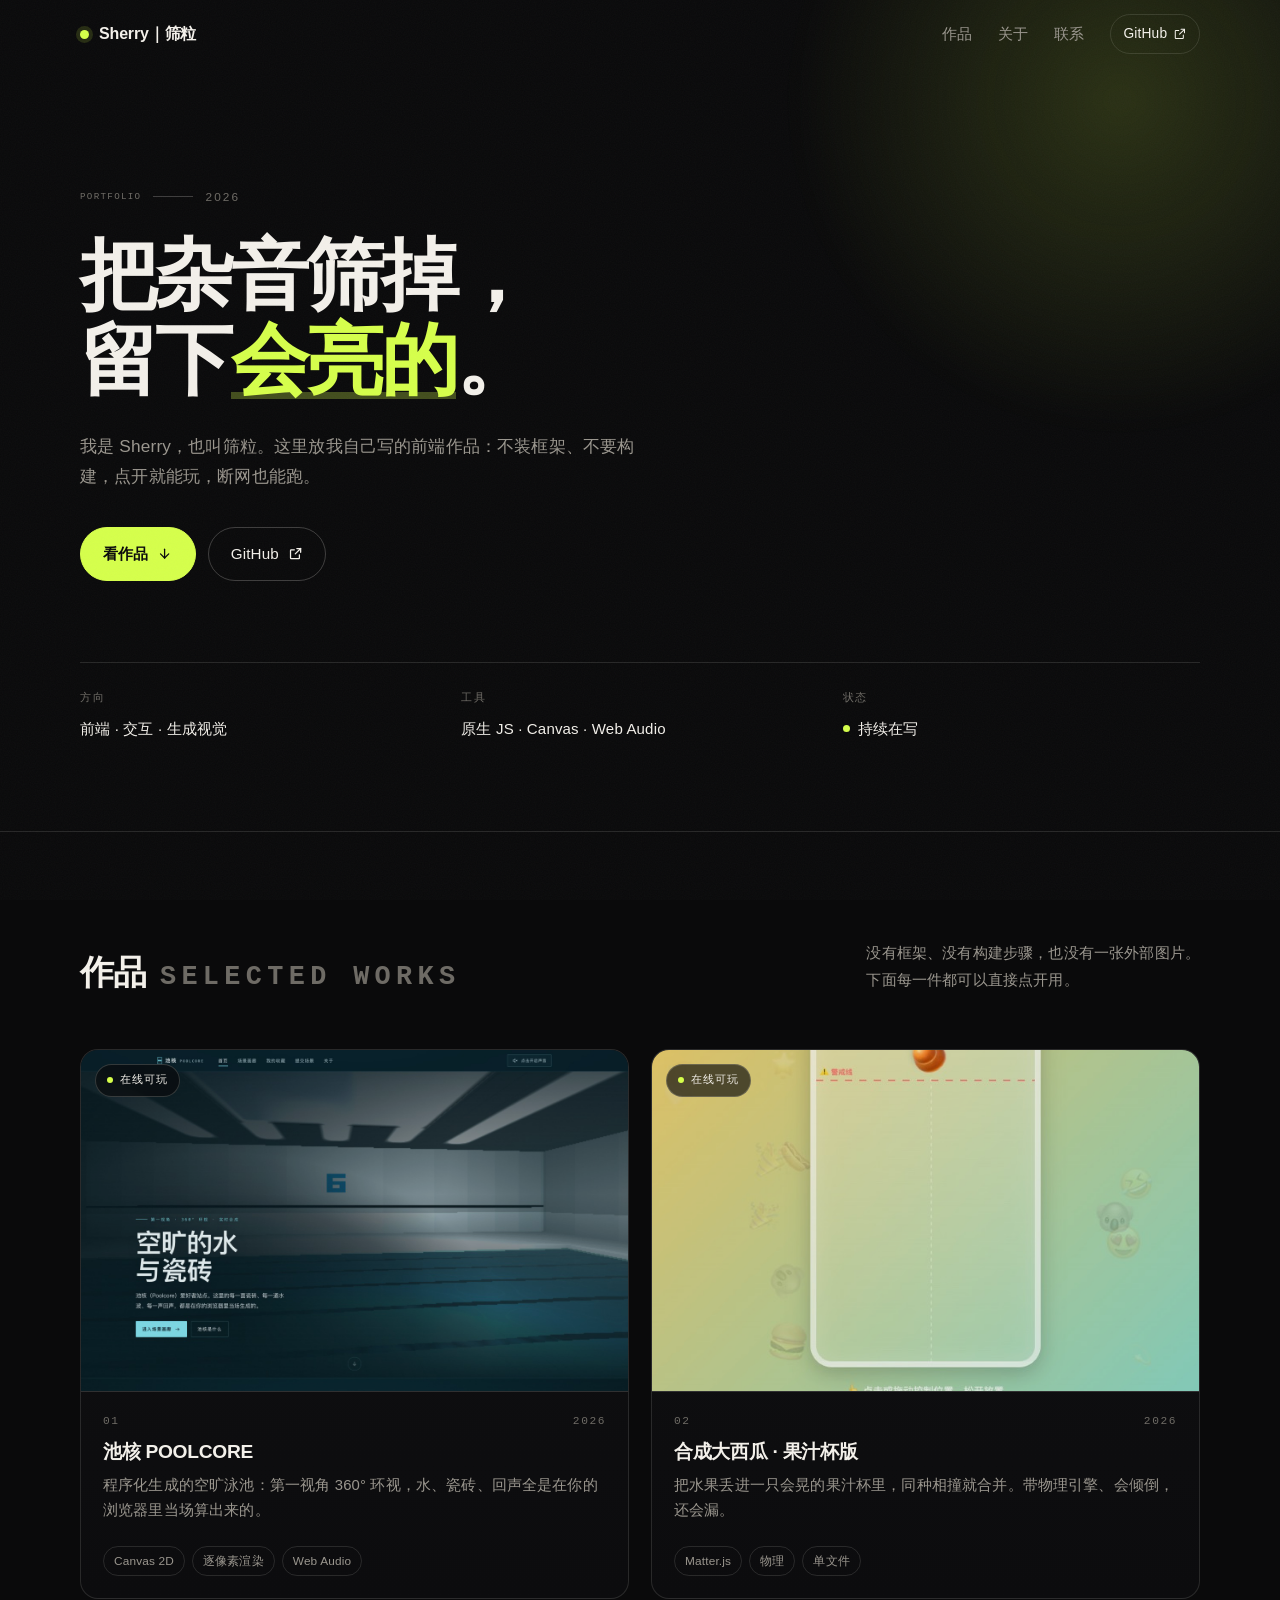
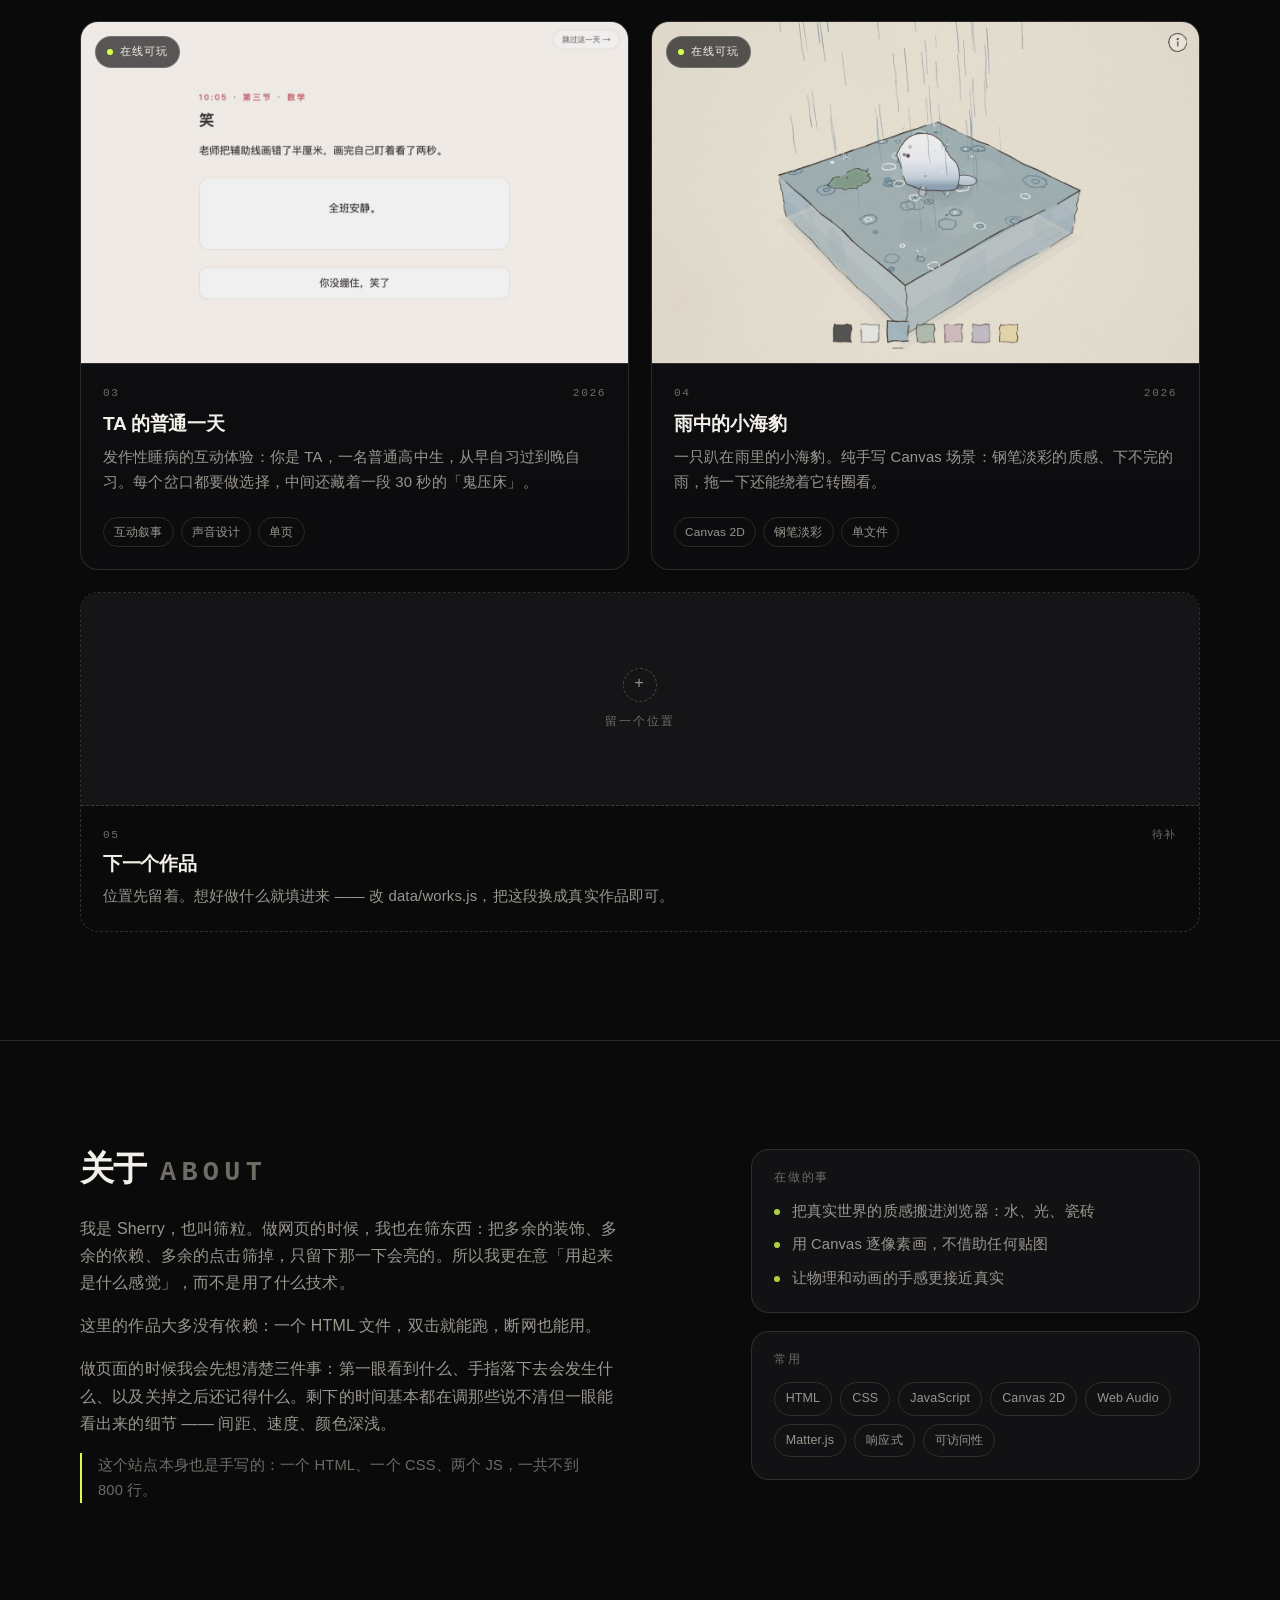
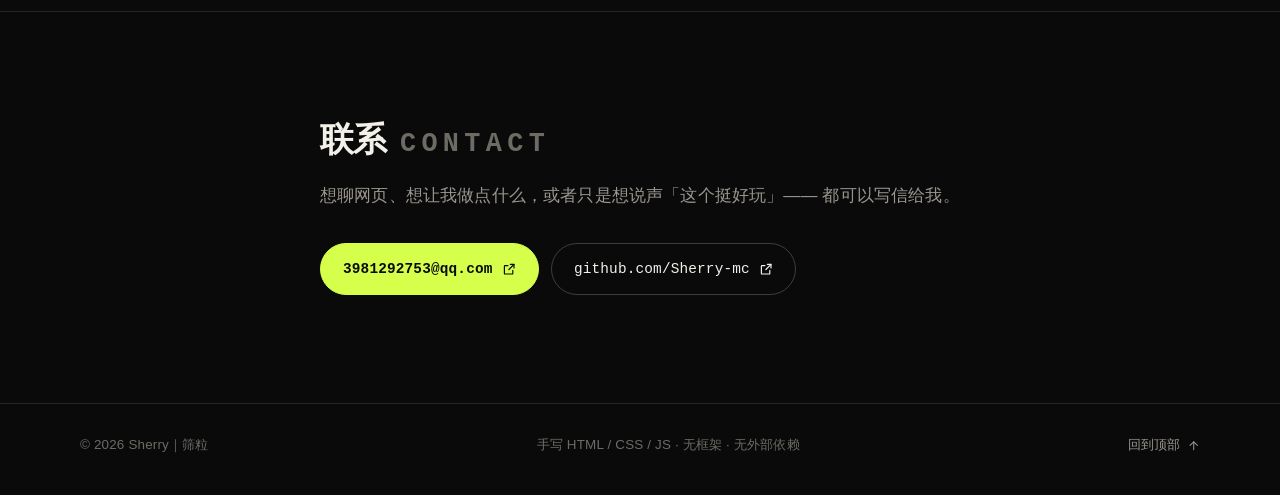
<file: index.html>
<!DOCTYPE html>
<html lang="zh-CN">
<head>
<meta charset="utf-8">
<meta name="viewport" content="width=device-width,initial-scale=1,viewport-fit=cover">
<meta name="color-scheme" content="dark">
<title>Sherry｜筛粒 · 把杂音筛掉，留下会亮的</title>
<meta name="description" content="Sherry｜筛粒 的个人网站：把杂音筛掉，留下会亮的。手写的网页作品，不装框架、不要构建，点开就能用。">
<meta name="theme-color" content="#0A0A0B">
<meta property="og:type" content="website">
<meta property="og:title" content="Sherry｜筛粒 · 把杂音筛掉，留下会亮的">
<meta property="og:description" content="把杂音筛掉，留下会亮的 —— 手写的网页作品：池核、合成大西瓜、TA 的普通一天、雨中的小海豹。点开就能玩。">
<link rel="icon" href="data:image/svg+xml,%3Csvg xmlns='http://www.w3.org/2000/svg' viewBox='0 0 32 32'%3E%3Crect width='32' height='32' rx='7' fill='%230A0A0B'/%3E%3Ctext x='16' y='22.5' font-family='Helvetica,Arial' font-size='17' font-weight='700' fill='%23D6FF4B' text-anchor='middle'%3ES%3C/text%3E%3C/svg%3E">
<link rel="stylesheet" href="css/style.css?v=20261030b">
</head>
<body>

<a class="skip" href="#works">跳到作品</a>

<header class="site-head" id="siteHead">
  <div class="wrap head-inner">
    <a class="brand" href="#top"><span class="brand-mark"></span>Sherry｜筛粒</a>
    <nav class="nav" aria-label="主导航">
      <a href="#works">作品</a>
      <a href="#about">关于</a>
      <a href="#contact">联系</a>
      <a class="nav-ext" href="https://github.com/Sherry-mc" target="_blank" rel="noopener noreferrer">GitHub<svg class="ico" aria-hidden="true"><use href="#i-out"/></svg></a>
    </nav>
  </div>
</header>

<main id="top">

  <!-- ================= 首屏 ================= -->
  <section class="hero">
    <div class="hero-glow" aria-hidden="true"></div>
    <div class="wrap">
      <p class="eyebrow"><span class="mono">PORTFOLIO</span><span class="bar"></span>2026</p>
      <h1 class="hero-title">把杂音筛掉，<br>留下<em>会亮的</em>。</h1>
      <p class="lede">我是 Sherry，也叫筛粒。这里放我自己写的前端作品：不装框架、不要构建，点开就能玩，断网也能跑。</p>
      <div class="hero-actions">
        <a class="btn" href="#works">看作品<svg class="ico" aria-hidden="true"><use href="#i-down"/></svg></a>
        <a class="btn btn-ghost" href="https://github.com/Sherry-mc" target="_blank" rel="noopener noreferrer">GitHub<svg class="ico" aria-hidden="true"><use href="#i-out"/></svg></a>
      </div>
      <dl class="hero-meta">
        <div><dt>方向</dt><dd>前端 · 交互 · 生成视觉</dd></div>
        <div><dt>工具</dt><dd>原生 JS · Canvas · Web Audio</dd></div>
        <div><dt>状态</dt><dd><i class="dot" aria-hidden="true"></i>持续在写</dd></div>
      </dl>
    </div>
  </section>

  <!-- ================= 作品 ================= -->
  <section class="works" id="works">
    <div class="wrap">
      <div class="sec-head">
        <h2 class="sec-title">作品<span class="sec-en mono">SELECTED WORKS</span></h2>
        <p class="sec-note">
          没有框架、没有构建步骤，也没有一张外部图片。<br>
          下面每一件都可以直接点开用。
        </p>
      </div>
      <div class="grid" id="workGrid"></div>
    </div>
  </section>

  <!-- ================= 关于 ================= -->
  <section class="about" id="about">
    <div class="wrap about-grid">
      <div class="about-main">
        <h2 class="sec-title">关于<span class="sec-en mono">ABOUT</span></h2>
        <p>我是 Sherry，也叫筛粒。做网页的时候，我也在筛东西：把多余的装饰、多余的依赖、多余的点击筛掉，只留下那一下会亮的。所以我更在意「用起来是什么感觉」，而不是用了什么技术。</p>
        <p>这里的作品大多没有依赖：一个 HTML 文件，双击就能跑，断网也能用。</p>
        <p>做页面的时候我会先想清楚三件事：第一眼看到什么、手指落下去会发生什么、以及关掉之后还记得什么。剩下的时间基本都在调那些说不清但一眼能看出来的细节 —— 间距、速度、颜色深浅。</p>
        <p class="about-tip">这个站点本身也是手写的：一个 HTML、一个 CSS、两个 JS，一共不到 800 行。</p>
      </div>
      <aside class="about-side">
        <div class="panel">
          <h3>在做的事</h3>
          <ul class="ticks">
            <li>把真实世界的质感搬进浏览器：水、光、瓷砖</li>
            <li>用 Canvas 逐像素画，不借助任何贴图</li>
            <li>让物理和动画的手感更接近真实</li>
          </ul>
        </div>
        <div class="panel">
          <h3>常用</h3>
          <ul class="chips">
            <li>HTML</li><li>CSS</li><li>JavaScript</li><li>Canvas 2D</li>
            <li>Web Audio</li><li>Matter.js</li><li>响应式</li><li>可访问性</li>
          </ul>
        </div>
      </aside>
    </div>
  </section>

  <!-- ================= 联系 ================= -->
  <section class="contact" id="contact">
    <div class="wrap contact-inner">
      <h2 class="sec-title">联系<span class="sec-en mono">CONTACT</span></h2>
      <p class="contact-lede">想聊网页、想让我做点什么，或者只是想说声「这个挺好玩」—— 都可以写信给我。</p>

      <div class="contact-actions">
        <a class="btn" href="mailto:3981292753@qq.com">3981292753@qq.com<svg class="ico" aria-hidden="true"><use href="#i-out"/></svg></a>
        <a class="btn btn-ghost" href="https://github.com/Sherry-mc" target="_blank" rel="noopener noreferrer">github.com/Sherry-mc<svg class="ico" aria-hidden="true"><use href="#i-out"/></svg></a>
      </div>
    </div>
  </section>

</main>

<footer class="site-foot">
  <div class="wrap foot-inner">
    <p>© <span id="year">2026</span> Sherry｜筛粒</p>
    <p class="foot-note">手写 HTML / CSS / JS · 无框架 · 无外部依赖</p>
    <a href="#top" class="to-top">回到顶部<svg class="ico" aria-hidden="true"><use href="#i-up"/></svg></a>
  </div>
</footer>

<!-- 图标精灵 -->
<svg class="sprite" aria-hidden="true" focusable="false" xmlns="http://www.w3.org/2000/svg">
  <symbol id="i-out" viewBox="0 0 24 24"><path d="M14 4h6v6"/><path d="M20 4l-8.5 8.5"/><path d="M18 14v5a1 1 0 0 1-1 1H5a1 1 0 0 1-1-1V7a1 1 0 0 1 1-1h5"/></symbol>
  <symbol id="i-down" viewBox="0 0 24 24"><path d="M12 5v14"/><path d="M5.5 12.5L12 19l6.5-6.5"/></symbol>
  <symbol id="i-up" viewBox="0 0 24 24"><path d="M12 19V5"/><path d="M5.5 11.5L12 5l6.5 6.5"/></symbol>
  <symbol id="i-arrow" viewBox="0 0 24 24"><path d="M5 12h14"/><path d="M13 6l6 6-6 6"/></symbol>
</svg>

<script src="data/works.js?v=20261030b"></script>
<script src="js/main.js?v=20261030a"></script>
</body>
</html>
</file>
<file: css/style.css>
/* ==========================================================================
   Sherry-mc · 个人网站
   --------------------------------------------------------------------------
   一、变量与基础          二、页头          三、首屏
   四、作品                五、关于          六、联系与页脚
   七、动效与响应式
   约定：整站零外部依赖（字体用系统栈、图标用 SVG sprite、封面是本地 jpg）
   ========================================================================== */

/* ---------------- 一、变量与基础 ---------------- */

:root {
  --bg: #0A0A0B;
  --bg-soft: #121214;
  --bg-card: #101012;
  --ink: #F3F0EA;
  --muted: #9A968E;
  --dim: #6E6B65;
  --line: rgba(243, 240, 234, 0.12);
  --line-strong: rgba(243, 240, 234, 0.22);
  --accent: #D6FF4B;
  --accent-ink: #0A0A0B;
  --radius: 18px;
  --wrap: 1120px;
  --ease: cubic-bezier(0.22, 0.61, 0.36, 1);
  --font: "Helvetica Neue", Helvetica, -apple-system, BlinkMacSystemFont,
          "PingFang SC", "Hiragino Sans GB", "Microsoft YaHei", Arial, sans-serif;
  --mono: "SF Mono", ui-monospace, SFMono-Regular, Menlo, Consolas, monospace;
}

* { box-sizing: border-box; }

html {
  scroll-behavior: smooth;
  -webkit-text-size-adjust: 100%;
}

body {
  margin: 0;
  background: var(--bg);
  color: var(--ink);
  font-family: var(--font);
  font-size: 16px;
  line-height: 1.7;
  letter-spacing: 0.01em;
  -webkit-font-smoothing: antialiased;
  overflow-x: hidden;
}

/* 细颗粒：一层极淡的噪点，避免大面积纯色显得「数码味」 */
body::after {
  content: "";
  position: fixed;
  inset: 0;
  pointer-events: none;
  z-index: 1;
  opacity: 0.035;
  background-image: url("data:image/svg+xml,%3Csvg xmlns='http://www.w3.org/2000/svg' width='160' height='160'%3E%3Cfilter id='n'%3E%3CfeTurbulence type='fractalNoise' baseFrequency='0.85' numOctaves='2'/%3E%3C/filter%3E%3Crect width='160' height='160' filter='url(%23n)'/%3E%3C/svg%3E");
}

img { max-width: 100%; display: block; }
a { color: inherit; text-decoration: none; }
h1, h2, h3 { margin: 0; font-weight: 600; letter-spacing: -0.02em; line-height: 1.15; }
p { margin: 0; text-wrap: pretty; }

::selection { background: var(--accent); color: var(--accent-ink); }
ul, dl, dd { margin: 0; padding: 0; }
li { list-style: none; }

.mono { font-family: var(--mono); font-size: 0.78em; letter-spacing: 0.14em; }
.wrap { width: min(100% - 48px, var(--wrap)); margin-inline: auto; }

.sprite { position: absolute; width: 0; height: 0; overflow: hidden; }
.ico {
  width: 1em; height: 1em;
  fill: none;
  stroke: currentColor;
  stroke-width: 1.8;
  stroke-linecap: round;
  stroke-linejoin: round;
  flex: none;
}

.skip {
  position: absolute; left: 50%; top: -60px;
  transform: translateX(-50%);
  padding: 10px 16px;
  background: var(--accent); color: var(--accent-ink);
  border-radius: 8px; font-weight: 600; z-index: 30;
}
.skip:focus { top: 12px; }

:focus-visible {
  outline: 2px solid var(--accent);
  outline-offset: 3px;
  border-radius: 6px;
}

/* ---------------- 二、页头 ---------------- */

.site-head {
  position: fixed; inset: 0 0 auto;
  z-index: 20;
  border-bottom: 1px solid transparent;
  transition: background 0.35s var(--ease), border-color 0.35s var(--ease);
}
.site-head.is-stuck {
  background: rgba(10, 10, 11, 0.78);
  backdrop-filter: saturate(140%) blur(14px);
  -webkit-backdrop-filter: saturate(140%) blur(14px);
  border-bottom-color: var(--line);
}

.head-inner {
  display: flex; align-items: center; justify-content: space-between;
  height: 68px;
}

.brand {
  display: inline-flex; align-items: center; gap: 10px;
  font-weight: 600; letter-spacing: -0.01em;
}
.brand-mark {
  width: 9px; height: 9px; border-radius: 50%;
  background: var(--accent);
  box-shadow: 0 0 0 4px rgba(214, 255, 75, 0.14);
}

.nav { display: flex; align-items: center; gap: 26px; font-size: 0.94rem; }
.nav a { color: var(--muted); transition: color 0.2s; }
.nav a:hover, .nav a:focus-visible { color: var(--ink); }
.nav-ext {
  display: inline-flex; align-items: center; gap: 6px;
  padding: 7px 12px;
  border: 1px solid var(--line);
  border-radius: 999px;
  color: var(--ink) !important;
  font-size: 0.86rem;
}
.nav-ext:hover { border-color: var(--line-strong); background: rgba(255, 255, 255, 0.04); }

/* ---------------- 三、首屏 ---------------- */

.hero {
  position: relative;
  padding: clamp(120px, 20vh, 200px) 0 clamp(64px, 10vh, 96px);
  overflow: hidden;
}

.hero-glow {
  position: absolute;
  width: 760px; height: 760px;
  right: -220px; top: -280px;
  background: radial-gradient(circle at 50% 50%, rgba(214, 255, 75, 0.16), transparent 62%);
  filter: blur(10px);
  pointer-events: none;
}

.eyebrow {
  display: inline-flex; align-items: center; gap: 12px;
  color: var(--dim);
  font-size: 0.74rem; letter-spacing: 0.18em;
  margin-bottom: 26px;
}
.eyebrow .bar { width: 40px; height: 1px; background: var(--line-strong); }

.hero-title {
  font-size: clamp(2.5rem, 6.4vw, 4.9rem);
  font-weight: 600;
  letter-spacing: -0.035em;
  line-height: 1.08;
  max-width: 16em;
}
.hero-title em {
  font-style: normal;
  color: var(--accent);
  position: relative;
}
.hero-title em::after {
  content: "";
  position: absolute; left: 0; right: 0; bottom: 0.06em;
  height: 0.09em;
  background: currentColor;
  opacity: 0.28;
}

.lede {
  margin-top: 30px;
  max-width: 34em;
  color: var(--muted);
  font-size: clamp(1rem, 1.35vw, 1.08rem);
}

.hero-actions { display: flex; flex-wrap: wrap; gap: 12px; margin-top: 36px; }

.btn {
  display: inline-flex; align-items: center; gap: 9px;
  padding: 13px 22px;
  border-radius: 999px;
  background: var(--accent); color: var(--accent-ink);
  font-size: 0.95rem; font-weight: 600;
  border: 1px solid var(--accent);
  transition: transform 0.2s var(--ease), background 0.2s, border-color 0.2s, color 0.2s;
}
.btn:hover { transform: translateY(-2px); background: #E2FF7A; border-color: #E2FF7A; }
.btn .ico { stroke-width: 2; }

.btn-ghost {
  background: transparent; color: var(--ink);
  border-color: var(--line-strong);
  font-weight: 500;
}
.btn-ghost:hover { background: rgba(255, 255, 255, 0.05); border-color: rgba(243, 240, 234, 0.4); }

.hero-meta {
  display: grid;
  grid-template-columns: repeat(3, minmax(0, 1fr));
  gap: 24px;
  margin-top: clamp(52px, 9vh, 84px);
  padding-top: 26px;
  border-top: 1px solid var(--line);
}
.hero-meta dt {
  font-family: var(--mono);
  font-size: 0.7rem; letter-spacing: 0.16em;
  color: var(--dim);
  margin-bottom: 8px;
}
.hero-meta dd { font-size: 0.94rem; color: var(--ink); display: flex; align-items: center; gap: 8px; }

.dot {
  width: 7px; height: 7px; border-radius: 50%;
  background: var(--accent);
  animation: pulse 2.6s var(--ease) infinite;
}

@keyframes pulse {
  0%, 100% { opacity: 1; transform: scale(1); }
  50% { opacity: 0.45; transform: scale(0.78); }
}

/* ---------------- 四、作品 ---------------- */

.works, .about, .contact { padding: clamp(72px, 12vh, 130px) 0; scroll-margin-top: 84px; }
.works { border-top: 1px solid var(--line); }

.sec-head {
  display: flex; flex-wrap: wrap; align-items: flex-end;
  justify-content: space-between; gap: 24px;
  margin-bottom: clamp(34px, 5vw, 56px);
}

.sec-title {
  display: flex; align-items: baseline; gap: 14px;
  font-size: clamp(1.55rem, 3vw, 2.15rem);
  letter-spacing: -0.03em;
}
.sec-en { color: var(--dim); letter-spacing: 0.2em; }

.sec-note {
  color: var(--muted);
  font-size: 0.94rem;
  line-height: 1.75;
  max-width: 30em;
}

.grid {
  display: grid;
  grid-template-columns: repeat(2, minmax(0, 1fr));
  gap: 22px;
}

.card {
  position: relative;
  display: flex; flex-direction: column;
  background: linear-gradient(180deg, #101012, #0C0C0E);
  border: 1px solid var(--line);
  border-radius: var(--radius);
  overflow: hidden;
  transition: border-color 0.3s var(--ease), transform 0.3s var(--ease);
}
.card:hover { border-color: var(--line-strong); transform: translateY(-3px); }

.card-media {
  position: relative;
  aspect-ratio: 16 / 10;
  overflow: hidden;
  background: #151517;
  border-bottom: 1px solid var(--line);
}
.card-media img {
  width: 100%; height: 100%;
  object-fit: cover;
  transition: transform 0.7s var(--ease), filter 0.4s;
  filter: saturate(0.96) brightness(0.94);
}
.card:hover .card-media img { transform: scale(1.045); filter: saturate(1) brightness(1); }

.card-flag {
  position: absolute; left: 14px; top: 14px;
  display: inline-flex; align-items: center; gap: 7px;
  padding: 6px 11px;
  border-radius: 999px;
  background: rgba(10, 10, 11, 0.66);
  backdrop-filter: blur(8px);
  -webkit-backdrop-filter: blur(8px);
  border: 1px solid rgba(243, 240, 234, 0.18);
  font-family: var(--mono);
  font-size: 0.68rem; letter-spacing: 0.1em;
  color: var(--ink);
}
.card-flag i {
  width: 6px; height: 6px; border-radius: 50%; background: var(--accent);
}

.card-body {
  display: flex; flex-direction: column; gap: 10px;
  padding: 20px 22px 22px;
  flex: 1;
}

.card-top {
  display: flex; align-items: center; justify-content: space-between;
  font-family: var(--mono);
  font-size: 0.7rem; letter-spacing: 0.14em;
  color: var(--dim);
}

.card-title {
  font-size: 1.2rem;
  letter-spacing: -0.015em;
  display: flex; align-items: center; gap: 8px;
}
.card-title .ico {
  opacity: 0; transform: translateX(-4px);
  transition: opacity 0.25s, transform 0.25s;
  color: var(--accent);
}
.card:hover .card-title .ico { opacity: 1; transform: none; }

.card-desc { color: var(--muted); font-size: 0.93rem; line-height: 1.7; }

.card-tags {
  display: flex; flex-wrap: wrap; gap: 7px;
  margin-top: auto; padding-top: 12px;
}
.card-tags li {
  padding: 4px 10px;
  border: 1px solid var(--line);
  border-radius: 999px;
  font-size: 0.74rem;
  color: var(--muted);
}

/* 整张卡可点：链接铺满，标题的箭头不吃事件 */
.card-hit { position: absolute; inset: 0; z-index: 2; border-radius: var(--radius); }

/* 占位卡 */
.card.is-soon { background: none; border-style: dashed; border-color: rgba(243, 240, 234, 0.16); }
.card.is-soon:hover { transform: none; border-color: rgba(243, 240, 234, 0.24); }
/* 注意别在这里加 align-items:flex-start：那会让 .card-top 收缩成内容宽，
   左右两端（编号 / 待补）就贴在一起了 */
.card.is-soon .card-body { justify-content: center; gap: 8px; }
.card.is-soon .card-media { border-bottom-style: dashed; border-bottom-color: rgba(243, 240, 234, 0.16); }
/* 作品数为奇数时，最后那张占位卡横跨两列（main.js 会挂上 is-wide），
   免得单开半行、右边空一大块 */
.card.is-wide { grid-column: 1 / -1; }
.card.is-wide .card-media { aspect-ratio: 21 / 4; }
.soon-mark {
  display: flex; align-items: center; justify-content: center;
  flex-direction: column; gap: 10px;
  height: 100%;
  color: var(--dim);
  font-family: var(--mono);
  font-size: 0.72rem; letter-spacing: 0.16em;
}
.soon-mark .plus {
  width: 34px; height: 34px;
  border: 1px dashed var(--line-strong);
  border-radius: 50%;
  display: grid; place-items: center;
  font-size: 1rem;
  color: var(--muted);
}

/* ---------------- 五、关于 ---------------- */

.about { border-top: 1px solid var(--line); }

.about-grid {
  display: grid;
  grid-template-columns: minmax(0, 1.35fr) minmax(0, 1fr);
  gap: clamp(32px, 5vw, 72px);
}

.about-main .sec-title { margin-bottom: 26px; }
.about-main p { color: var(--muted); max-width: 34em; }
.about-main p + p { margin-top: 16px; }
.about-tip {
  padding-left: 16px;
  border-left: 2px solid var(--accent);
  color: var(--dim) !important;
  font-size: 0.92rem;
}

.about-side { display: grid; gap: 18px; align-content: start; }

.panel {
  padding: 22px;
  border: 1px solid var(--line);
  border-radius: var(--radius);
  background: var(--bg-soft);
}
.panel h3 {
  font-size: 0.76rem;
  font-family: var(--mono);
  letter-spacing: 0.16em;
  color: var(--dim);
  font-weight: 500;
  margin-bottom: 14px;
}

.ticks li {
  position: relative;
  padding-left: 18px;
  color: var(--muted);
  font-size: 0.92rem;
  line-height: 1.6;
}
.ticks li + li { margin-top: 10px; }
.ticks li::before {
  content: "";
  position: absolute; left: 0; top: 0.62em;
  width: 6px; height: 6px;
  border-radius: 50%;
  background: var(--accent);
  opacity: 0.8;
}

.chips { display: flex; flex-wrap: wrap; gap: 8px; }
.chips li {
  padding: 5px 11px;
  border-radius: 999px;
  border: 1px solid var(--line);
  font-size: 0.78rem;
  color: var(--muted);
}

/* ---------------- 六、联系与页脚 ---------------- */

.contact { border-top: 1px solid var(--line); }
.contact-inner { max-width: 640px; }
.contact-lede {
  margin-top: 22px;
  color: var(--muted);
  font-size: clamp(1rem, 1.4vw, 1.06rem);
}
.contact-actions { display: flex; flex-wrap: wrap; gap: 12px; margin-top: 32px; }
.contact-actions .btn { font-family: var(--mono); font-size: 0.9rem; }

.site-foot { border-top: 1px solid var(--line); padding: 30px 0 40px; }
.foot-inner {
  display: flex; flex-wrap: wrap; align-items: center; justify-content: space-between;
  gap: 14px;
  color: var(--dim);
  font-size: 0.84rem;
}
.foot-note { color: var(--dim); }
.to-top { display: inline-flex; align-items: center; gap: 6px; color: var(--muted); transition: color 0.2s; }
.to-top:hover { color: var(--ink); }

/* ---------------- 七、动效与响应式 ---------------- */

.reveal { opacity: 0; transform: translateY(20px); }
.reveal.is-in {
  opacity: 1; transform: none;
  transition: opacity 0.75s var(--ease), transform 0.75s var(--ease);
}

@media (max-width: 860px) {
  .grid { grid-template-columns: minmax(0, 1fr); }
  .about-grid { grid-template-columns: minmax(0, 1fr); }
  .hero-meta { grid-template-columns: minmax(0, 1fr); gap: 18px; }
  .hero-meta div { display: flex; align-items: baseline; gap: 12px; }
  .hero-meta dt { margin-bottom: 0; width: 4em; flex: none; }
  .card:hover { transform: none; }
}

@media (max-width: 620px) {
  .wrap { width: min(100% - 32px, var(--wrap)); }
  .head-inner { height: 60px; }
  .nav { gap: 16px; font-size: 0.88rem; }
  .nav a[href="#about"] { display: none; }
  .nav-ext { padding: 6px 10px; }
  .hero { padding-top: clamp(96px, 16vh, 140px); }
  /* 窄屏那块光晕会糊住整个页头，压淡一点 */
  .hero-glow { opacity: 0.55; right: -360px; top: -360px; }
  .sec-head { gap: 14px; }
  .btn { padding: 12px 18px; font-size: 0.9rem; }
  .card-body { padding: 18px; }
}

@media (prefers-reduced-motion: reduce) {
  html { scroll-behavior: auto; }
  *, *::before, *::after {
    animation-duration: 0.001ms !important;
    animation-iteration-count: 1 !important;
    transition-duration: 0.001ms !important;
  }
  .reveal { opacity: 1; transform: none; }
}
</file>
